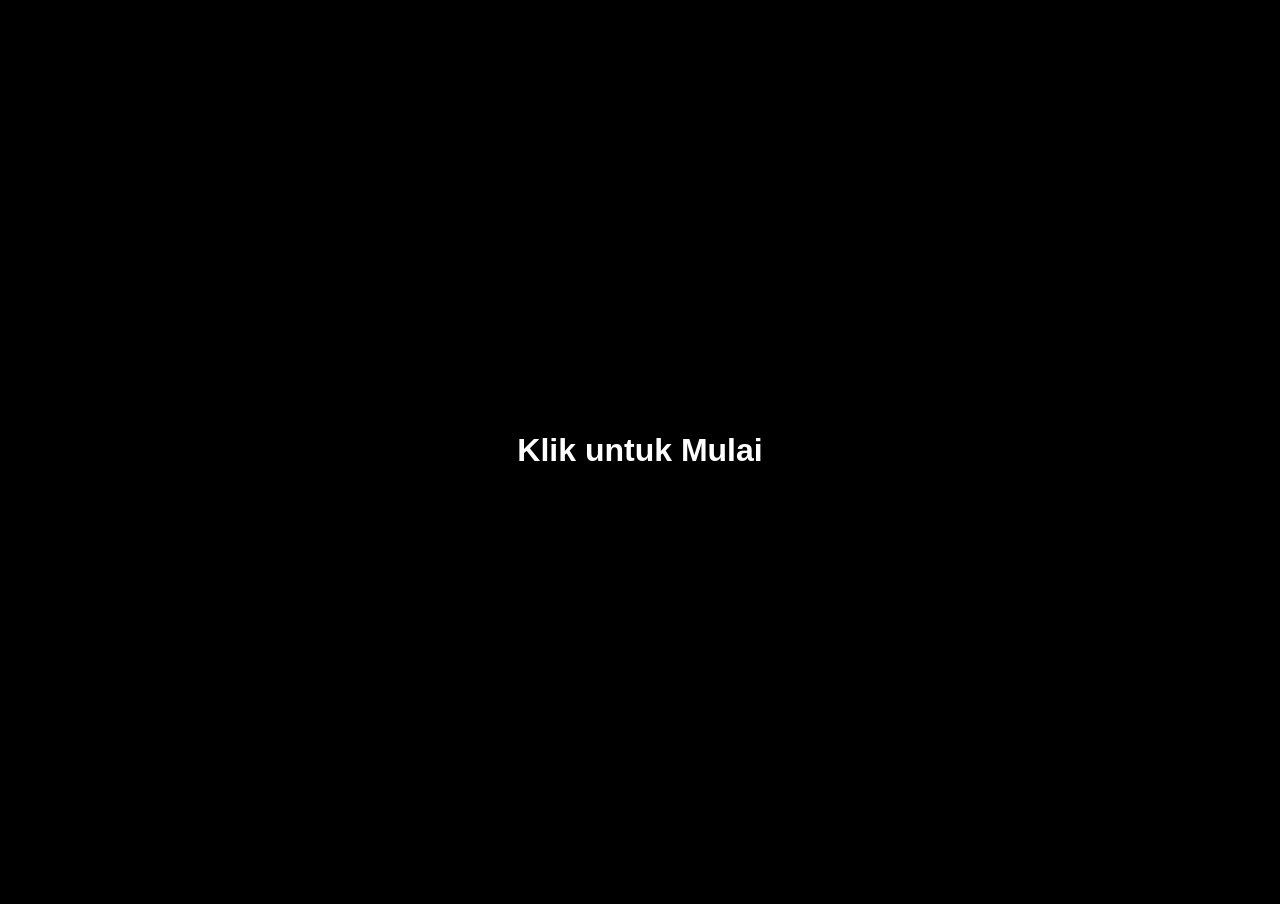
<file: index.html>
<!DOCTYPE html>
<html lang="id">
<head>
    <meta charset="UTF-8">
    <title>For You</title>
    <style>
        body, html {
            margin: 0;
            padding: 0;
            height: 100%;
            width: 100%;
            overflow: hidden;
            background-color: black;
        }
        iframe {
            border: none;
            width: 100%;
            height: 100%;
        }
        #overlay {
            position: fixed;
            top: 0; left: 0; width: 100%; height: 100%;
            background: black;
            display: flex;
            justify-content: center;
            align-items: center;
            z-index: 9999;
            color: white;
            cursor: pointer;
            font-family: sans-serif;
        }
    </style>
</head>
<body>

    <div id="overlay" onclick="startEverything()">
        <h1>Klik untuk Mulai</h1>
    </div>

    <audio id="myAudio" loop>
        <source src="musik.mp3" type="audio/mpeg">
    </audio>

    <iframe src="pembuka.html" id="kontenHalaman"></iframe>

    <script>
        function startEverything() {
            document.getElementById('myAudio').play();
            document.getElementById('overlay').style.display = 'none';
        }
    </script>

</body>
</html>
</file>
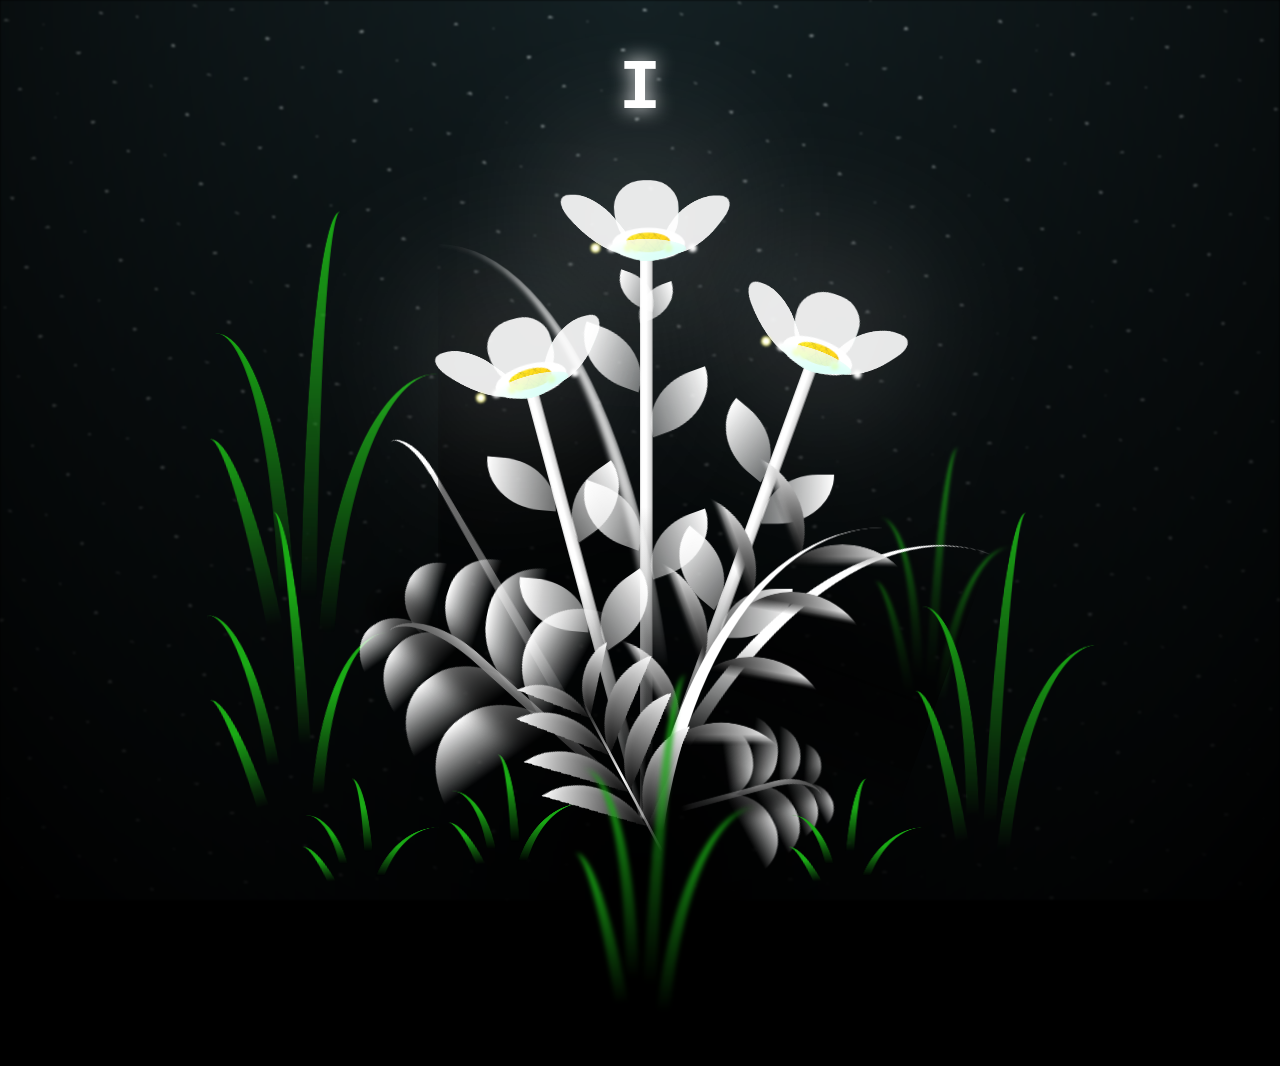
<file: flower.html>
<!DOCTYPE html>
<html lang="en">

<head>
  <meta charset="UTF-8">
  <meta http-equiv="X-UA-Compatible" content="IE=edge">
  <meta name="viewport" content="width=device-width, initial-scale=1.0">
  <link rel="shortcut icon" href="images/gift.png" type="image/x-icon">
  <link rel="stylesheet" href="css/style.css">

  <!-- Document Title -->
  <title>FLOWERS</title>
</head>

<body class="not-loaded">
  <!-- Background -->
  <div class="night"></div>

  <!-- Flower -->
  <div class="flowers">
    <div class="flower flower--1">
      <div class="flower__leafs flower__leafs--1">
        <div class="flower__leaf flower__leaf--1"></div>
        <div class="flower__leaf flower__leaf--2"></div>
        <div class="flower__leaf flower__leaf--3"></div>
        <div class="flower__leaf flower__leaf--4"></div>
        <div class="flower__white-circle"></div>

        <div class="flower__light flower__light--1"></div>
        <div class="flower__light flower__light--2"></div>
        <div class="flower__light flower__light--3"></div>
        <div class="flower__light flower__light--4"></div>
        <div class="flower__light flower__light--5"></div>
        <div class="flower__light flower__light--6"></div>
        <div class="flower__light flower__light--7"></div>
        <div class="flower__light flower__light--8"></div>

      </div>
      <div class="flower__line">
        <div class="flower__line__leaf flower__line__leaf--1"></div>
        <div class="flower__line__leaf flower__line__leaf--2"></div>
        <div class="flower__line__leaf flower__line__leaf--3"></div>
        <div class="flower__line__leaf flower__line__leaf--4"></div>
        <div class="flower__line__leaf flower__line__leaf--5"></div>
        <div class="flower__line__leaf flower__line__leaf--6"></div>
      </div>
    </div>

    <div class="flower flower--2">
      <div class="flower__leafs flower__leafs--2">
        <div class="flower__leaf flower__leaf--1"></div>
        <div class="flower__leaf flower__leaf--2"></div>
        <div class="flower__leaf flower__leaf--3"></div>
        <div class="flower__leaf flower__leaf--4"></div>
        <div class="flower__white-circle"></div>

        <div class="flower__light flower__light--1"></div>
        <div class="flower__light flower__light--2"></div>
        <div class="flower__light flower__light--3"></div>
        <div class="flower__light flower__light--4"></div>
        <div class="flower__light flower__light--5"></div>
        <div class="flower__light flower__light--6"></div>
        <div class="flower__light flower__light--7"></div>
        <div class="flower__light flower__light--8"></div>

      </div>
      <div class="flower__line">
        <div class="flower__line__leaf flower__line__leaf--1"></div>
        <div class="flower__line__leaf flower__line__leaf--2"></div>
        <div class="flower__line__leaf flower__line__leaf--3"></div>
        <div class="flower__line__leaf flower__line__leaf--4"></div>
      </div>
    </div>

    <div class="flower flower--3">
      <div class="flower__leafs flower__leafs--3">
        <div class="flower__leaf flower__leaf--1"></div>
        <div class="flower__leaf flower__leaf--2"></div>
        <div class="flower__leaf flower__leaf--3"></div>
        <div class="flower__leaf flower__leaf--4"></div>
        <div class="flower__white-circle"></div>

        <div class="flower__light flower__light--1"></div>
        <div class="flower__light flower__light--2"></div>
        <div class="flower__light flower__light--3"></div>
        <div class="flower__light flower__light--4"></div>
        <div class="flower__light flower__light--5"></div>
        <div class="flower__light flower__light--6"></div>
        <div class="flower__light flower__light--7"></div>
        <div class="flower__light flower__light--8"></div>

      </div>
      <div class="flower__line">
        <div class="flower__line__leaf flower__line__leaf--1"></div>
        <div class="flower__line__leaf flower__line__leaf--2"></div>
        <div class="flower__line__leaf flower__line__leaf--3"></div>
        <div class="flower__line__leaf flower__line__leaf--4"></div>
      </div>
    </div>

    <div class="grow-ans" style="--d:1.2s">
      <div class="flower__g-long">
        <div class="flower__g-long__top"></div>
        <div class="flower__g-long__bottom"></div>
      </div>
    </div>

    <div class="growing-grass">
      <div class="flower__grass flower__grass--1">
        <div class="flower__grass--top"></div>
        <div class="flower__grass--bottom"></div>
        <div class="flower__grass__leaf flower__grass__leaf--1"></div>
        <div class="flower__grass__leaf flower__grass__leaf--2"></div>
        <div class="flower__grass__leaf flower__grass__leaf--3"></div>
        <div class="flower__grass__leaf flower__grass__leaf--4"></div>
        <div class="flower__grass__leaf flower__grass__leaf--5"></div>
        <div class="flower__grass__leaf flower__grass__leaf--6"></div>
        <div class="flower__grass__leaf flower__grass__leaf--7"></div>
        <div class="flower__grass__leaf flower__grass__leaf--8"></div>
        <div class="flower__grass__overlay"></div>
      </div>
    </div>

    <div class="growing-grass">
      <div class="flower__grass flower__grass--2">
        <div class="flower__grass--top"></div>
        <div class="flower__grass--bottom"></div>
        <div class="flower__grass__leaf flower__grass__leaf--1"></div>
        <div class="flower__grass__leaf flower__grass__leaf--2"></div>
        <div class="flower__grass__leaf flower__grass__leaf--3"></div>
        <div class="flower__grass__leaf flower__grass__leaf--4"></div>
        <div class="flower__grass__leaf flower__grass__leaf--5"></div>
        <div class="flower__grass__leaf flower__grass__leaf--6"></div>
        <div class="flower__grass__leaf flower__grass__leaf--7"></div>
        <div class="flower__grass__leaf flower__grass__leaf--8"></div>
        <div class="flower__grass__overlay"></div>
      </div>
    </div>

    <div class="grow-ans" style="--d:2.4s">
      <div class="flower__g-right flower__g-right--1">
        <div class="leaf"></div>
      </div>
    </div>

    <div class="grow-ans" style="--d:2.8s">
      <div class="flower__g-right flower__g-right--2">
        <div class="leaf"></div>
      </div>
    </div>

    <div class="grow-ans" style="--d:2.8s">
      <div class="flower__g-front">
        <div class="flower__g-front__leaf-wrapper flower__g-front__leaf-wrapper--1">
          <div class="flower__g-front__leaf"></div>
        </div>
        <div class="flower__g-front__leaf-wrapper flower__g-front__leaf-wrapper--2">
          <div class="flower__g-front__leaf"></div>
        </div>
        <div class="flower__g-front__leaf-wrapper flower__g-front__leaf-wrapper--3">
          <div class="flower__g-front__leaf"></div>
        </div>
        <div class="flower__g-front__leaf-wrapper flower__g-front__leaf-wrapper--4">
          <div class="flower__g-front__leaf"></div>
        </div>
        <div class="flower__g-front__leaf-wrapper flower__g-front__leaf-wrapper--5">
          <div class="flower__g-front__leaf"></div>
        </div>
        <div class="flower__g-front__leaf-wrapper flower__g-front__leaf-wrapper--6">
          <div class="flower__g-front__leaf"></div>
        </div>
        <div class="flower__g-front__leaf-wrapper flower__g-front__leaf-wrapper--7">
          <div class="flower__g-front__leaf"></div>
        </div>
        <div class="flower__g-front__leaf-wrapper flower__g-front__leaf-wrapper--8">
          <div class="flower__g-front__leaf"></div>
        </div>
        <div class="flower__g-front__line"></div>
      </div>
    </div>

    <div class="grow-ans" style="--d:3.2s">
      <div class="flower__g-fr">
        <div class="leaf"></div>
        <div class="flower__g-fr__leaf flower__g-fr__leaf--1"></div>
        <div class="flower__g-fr__leaf flower__g-fr__leaf--2"></div>
        <div class="flower__g-fr__leaf flower__g-fr__leaf--3"></div>
        <div class="flower__g-fr__leaf flower__g-fr__leaf--4"></div>
        <div class="flower__g-fr__leaf flower__g-fr__leaf--5"></div>
        <div class="flower__g-fr__leaf flower__g-fr__leaf--6"></div>
        <div class="flower__g-fr__leaf flower__g-fr__leaf--7"></div>
        <div class="flower__g-fr__leaf flower__g-fr__leaf--8"></div>
      </div>
    </div>

    <div class="long-g long-g--0">
      <div class="grow-ans" style="--d:3s">
        <div class="leaf leaf--0"></div>
      </div>
      <div class="grow-ans" style="--d:2.2s">
        <div class="leaf leaf--1"></div>
      </div>
      <div class="grow-ans" style="--d:3.4s">
        <div class="leaf leaf--2"></div>
      </div>
      <div class="grow-ans" style="--d:3.6s">
        <div class="leaf leaf--3"></div>
      </div>
    </div>

    <div class="long-g long-g--1">
      <div class="grow-ans" style="--d:3.6s">
        <div class="leaf leaf--0"></div>
      </div>
      <div class="grow-ans" style="--d:3.8s">
        <div class="leaf leaf--1"></div>
      </div>
      <div class="grow-ans" style="--d:4s">
        <div class="leaf leaf--2"></div>
      </div>
      <div class="grow-ans" style="--d:4.2s">
        <div class="leaf leaf--3"></div>
      </div>
    </div>

    <div class="long-g long-g--2">
      <div class="grow-ans" style="--d:4s">
        <div class="leaf leaf--0"></div>
      </div>
      <div class="grow-ans" style="--d:4.2s">
        <div class="leaf leaf--1"></div>
      </div>
      <div class="grow-ans" style="--d:4.4s">
        <div class="leaf leaf--2"></div>
      </div>
      <div class="grow-ans" style="--d:4.6s">
        <div class="leaf leaf--3"></div>
      </div>
    </div>

    <div class="long-g long-g--3">
      <div class="grow-ans" style="--d:4s">
        <div class="leaf leaf--0"></div>
      </div>
      <div class="grow-ans" style="--d:4.2s">
        <div class="leaf leaf--1"></div>
      </div>
      <div class="grow-ans" style="--d:3s">
        <div class="leaf leaf--2"></div>
      </div>
      <div class="grow-ans" style="--d:3.6s">
        <div class="leaf leaf--3"></div>
      </div>
    </div>

    <div class="long-g long-g--4">
      <div class="grow-ans" style="--d:4s">
        <div class="leaf leaf--0"></div>
      </div>
      <div class="grow-ans" style="--d:4.2s">
        <div class="leaf leaf--1"></div>
      </div>
      <div class="grow-ans" style="--d:3s">
        <div class="leaf leaf--2"></div>
      </div>
      <div class="grow-ans" style="--d:3.6s">
        <div class="leaf leaf--3"></div>
      </div>
    </div>

    <div class="long-g long-g--5">
      <div class="grow-ans" style="--d:4s">
        <div class="leaf leaf--0"></div>
      </div>
      <div class="grow-ans" style="--d:4.2s">
        <div class="leaf leaf--1"></div>
      </div>
      <div class="grow-ans" style="--d:3s">
        <div class="leaf leaf--2"></div>
      </div>
      <div class="grow-ans" style="--d:3.6s">
        <div class="leaf leaf--3"></div>
      </div>
    </div>

    <div class="long-g long-g--6">
      <div class="grow-ans" style="--d:4.2s">
        <div class="leaf leaf--0"></div>
      </div>
      <div class="grow-ans" style="--d:4.4s">
        <div class="leaf leaf--1"></div>
      </div>
      <div class="grow-ans" style="--d:4.6s">
        <div class="leaf leaf--2"></div>
      </div>
      <div class="grow-ans" style="--d:4.8s">
        <div class="leaf leaf--3"></div>
      </div>
    </div>

    <div class="long-g long-g--7">
      <div class="grow-ans" style="--d:3s">
        <div class="leaf leaf--0"></div>
      </div>
      <div class="grow-ans" style="--d:3.2s">
        <div class="leaf leaf--1"></div>
      </div>
      <div class="grow-ans" style="--d:3.5s">
        <div class="leaf leaf--2"></div>
      </div>
      <div class="grow-ans" style="--d:3.6s">
        <div class="leaf leaf--3"></div>
      </div>
    </div>
  </div>

  <!-- Title -->
  <h1 class="title"><span id="title"></span></h1>
</body>

</html>

<!-- Import Javascript -->
<script src="js/main.js"></script>
</file>
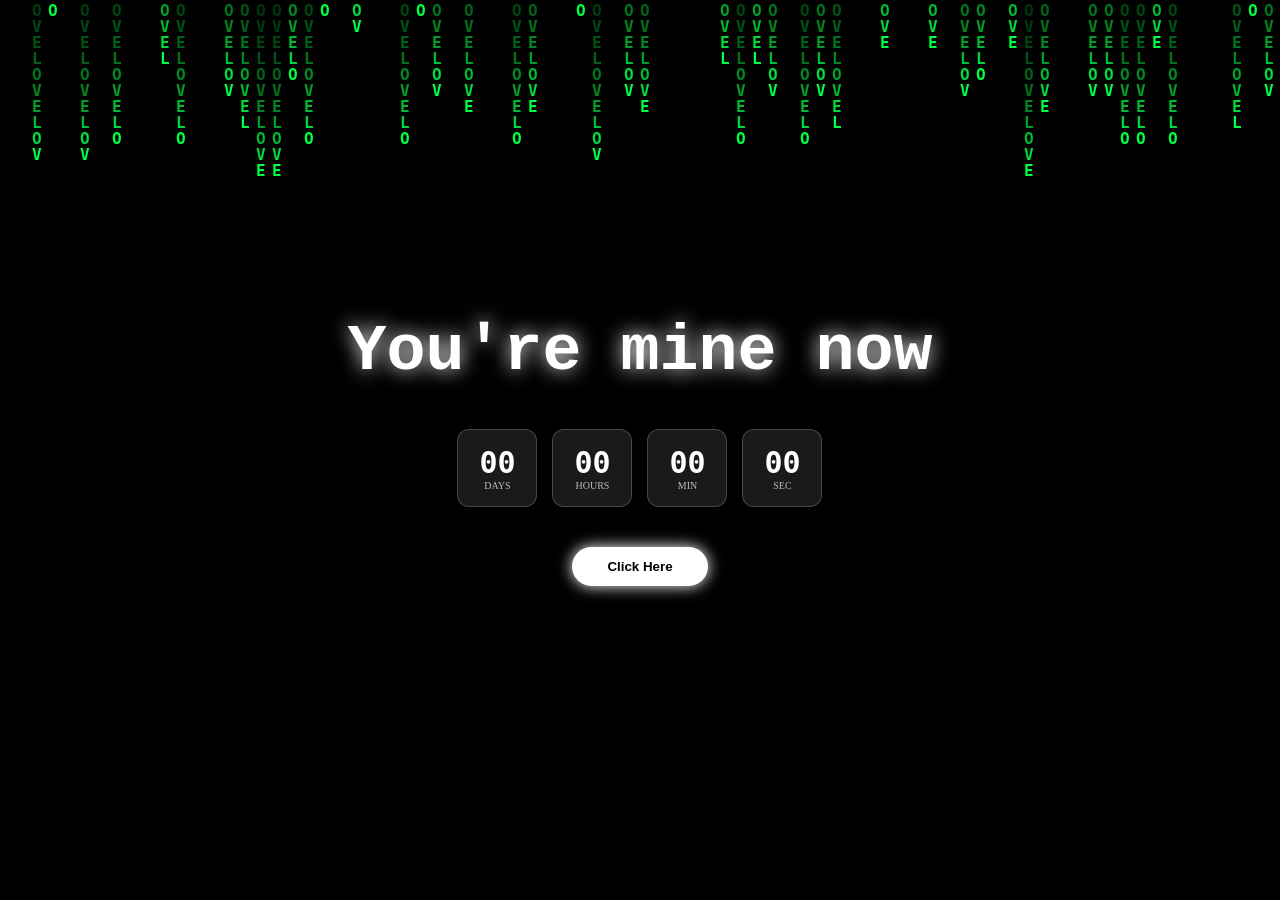
<file: love.html>
<!DOCTYPE html>
<html lang="id">
<head>
    <meta charset="UTF-8">
    <meta name="viewport" content="width=device-width, initial-scale=1.0">
    <title>You Are Mine</title>
    <link rel="stylesheet" href="love.css">
</head>
<body>
    <canvas id="matrixCanvas"></canvas>
    
    <div class="main-wrapper">
        <div class="container">
            <h1 class="glow-text">You're mine now</h1>
            <div id="timer" class="timer-container">
                <div class="time-box"><span id="days">00</span><label>Days</label></div>
                <div class="time-box"><span id="hours">00</span><label>Hours</label></div>
                <div class="time-box"><span id="minutes">00</span><label>Min</label></div>
                <div class="time-box"><span id="seconds">00</span><label>Sec</label></div>
            </div>
            <button class="click-here" onclick="location.href='flower.html'">Click Here</button>
        </div>
    </div>

    <script src="matrix.js"></script>
    <script>
        function startTimer() {
            let start = localStorage.getItem('anniversaryDate');
            if (!start) {
                start = new Date().getTime();
                localStorage.setItem('anniversaryDate', start);
            }

            const startTime = parseInt(start);

            function update() {
                const now = new Date().getTime();
                const diff = now - startTime;

                const d = Math.floor(diff / (1000 * 60 * 60 * 24));
                const h = Math.floor((diff % (1000 * 60 * 60 * 24)) / (1000 * 60 * 60));
                const m = Math.floor((diff % (1000 * 60 * 60)) / (1000 * 60));
                const s = Math.floor((diff % (1000 * 60)) / 1000);

                document.getElementById('days').innerText = String(d).padStart(2, '0');
                document.getElementById('hours').innerText = String(h).padStart(2, '0');
                document.getElementById('minutes').innerText = String(m).padStart(2, '0');
                document.getElementById('seconds').innerText = String(s).padStart(2, '0');
            }

            setInterval(update, 1000);
            update(); // Jalankan sekali di awal
        }
        window.onload = startTimer;
    </script>
</body>
</html>
</file>
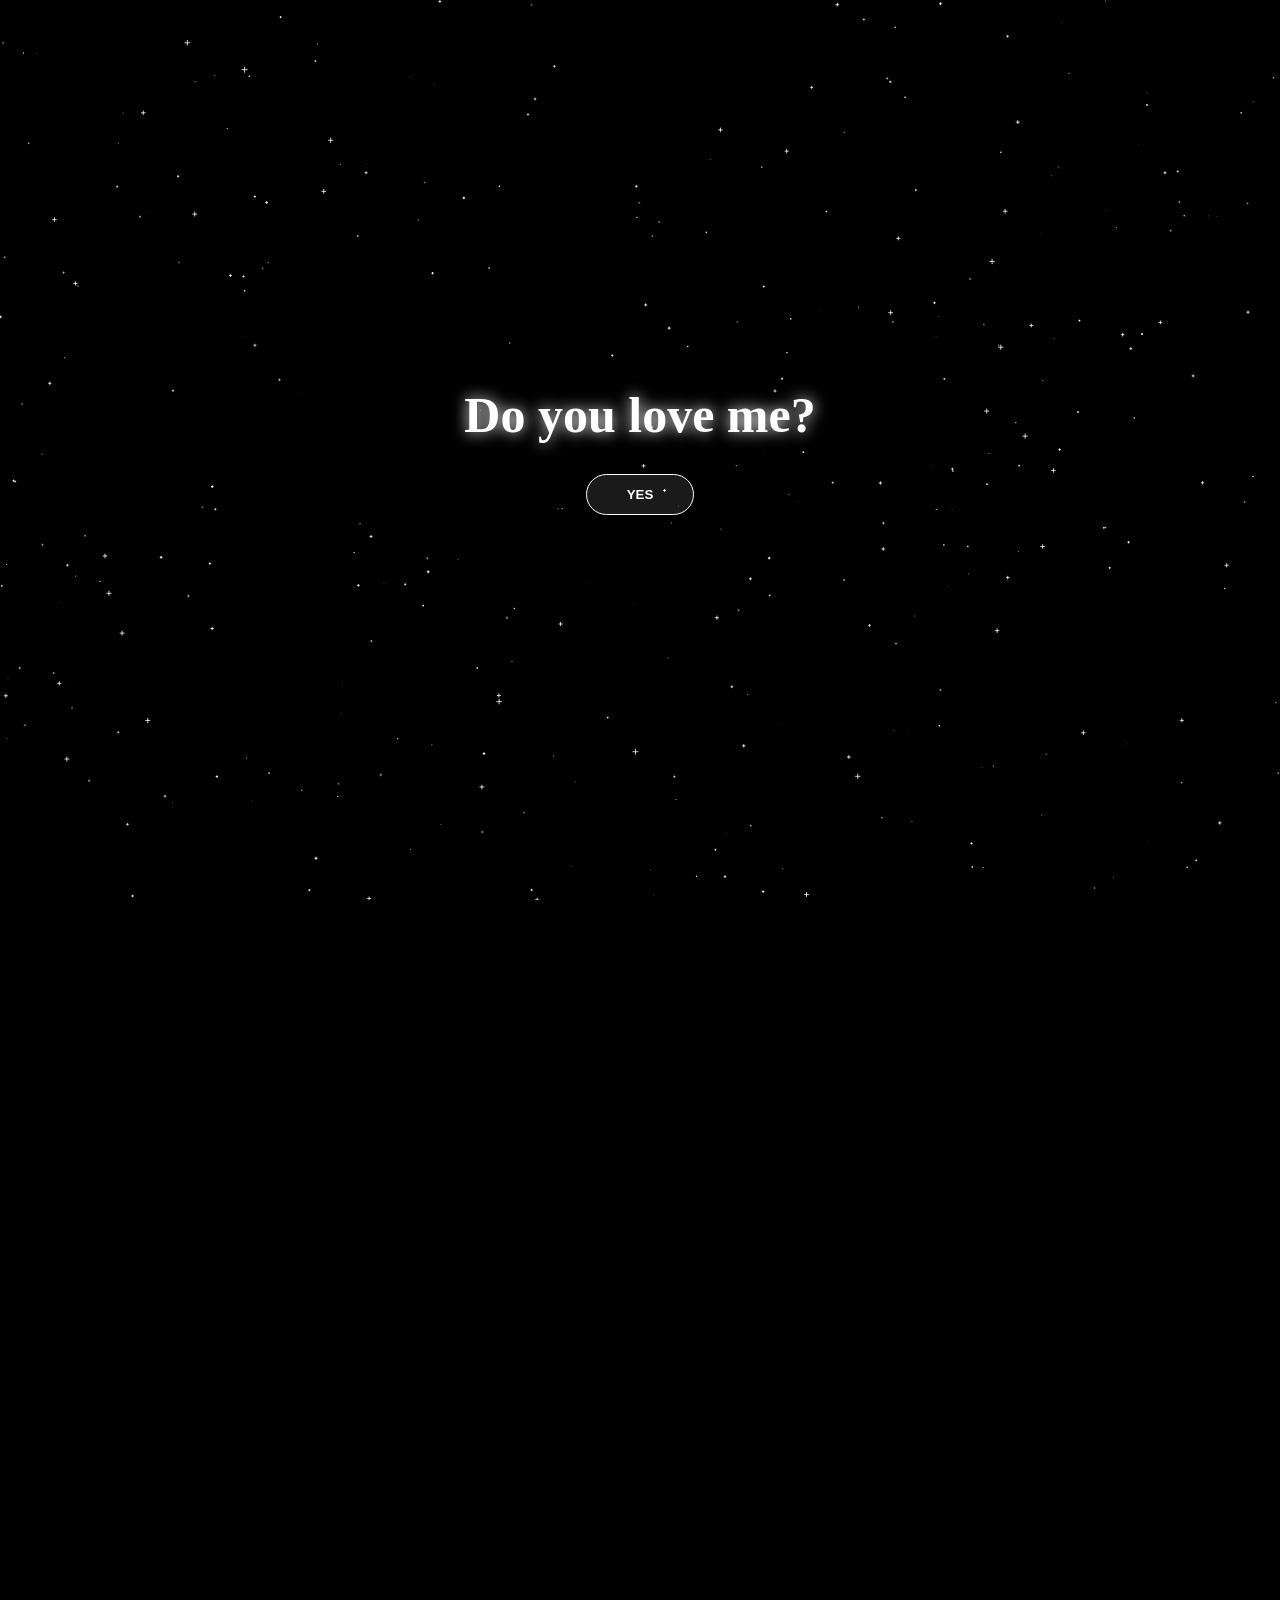
<file: pembuka.html>
<!DOCTYPE html>
<html lang="id">
<head>
    <meta charset="UTF-8">
    <meta name="viewport" content="width=device-width, initial-scale=1.0">
    <title>For You</title>
    <link rel="stylesheet" href="style.css">
</head>
<body>
    <canvas id="starCanvas"></canvas>

    <div class="scroll-container">
        <section class="screen">
            <h1 class="glow-text">Do you love me?</h1>
            <div class="btn-group">
                <button id="startBtn" class="decision-btn">YES</button>
            </div>
        </section>

        <section class="screen">
            <h1 class="glow-text">Will you be my girlfriend?</h1>
            <div class="btn-group">
                <button id="yesBtn" class="decision-btn">YES</button>
                <button id="noBtn" class="decision-btn">NO</button>
            </div>
        </section>
    </div>

    <script src="script.js"></script>
</body>
</html>
</file>
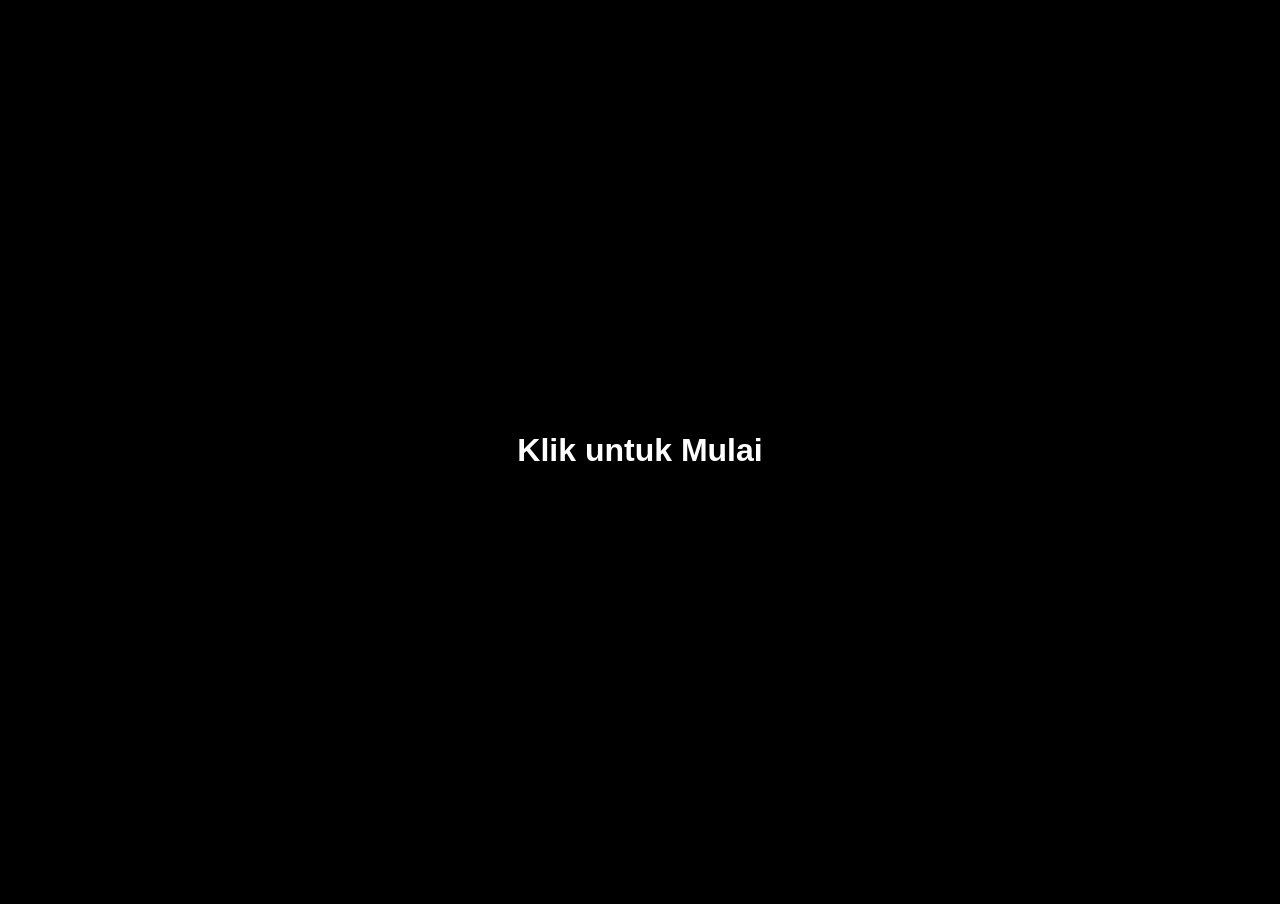
<file: utama.html>
<!DOCTYPE html>
<html lang="id">
<head>
    <meta charset="UTF-8">
    <title>For You</title>
    <style>
        body, html {
            margin: 0;
            padding: 0;
            height: 100%;
            width: 100%;
            overflow: hidden;
            background-color: black;
        }
        iframe {
            border: none;
            width: 100%;
            height: 100%;
        }
        #overlay {
            position: fixed;
            top: 0; left: 0; width: 100%; height: 100%;
            background: black;
            display: flex;
            justify-content: center;
            align-items: center;
            z-index: 9999;
            color: white;
            cursor: pointer;
            font-family: sans-serif;
        }
    </style>
</head>
<body>

    <div id="overlay" onclick="startEverything()">
        <h1>Klik untuk Mulai</h1>
    </div>

    <audio id="myAudio" loop>
        <source src="musik.mp3" type="audio/mpeg">
    </audio>

    <iframe src="index.html" id="kontenHalaman"></iframe>

    <script>
        function startEverything() {
            document.getElementById('myAudio').play();
            document.getElementById('overlay').style.display = 'none';
        }
    </script>

</body>
</html>
</file>
<file: css/style.css>
*,
*::after,
*::before {
  padding: 0;
  margin: 0;
  box-sizing: border-box;
}

:root {
  --dark-color: #000;
}

.title {
  position: absolute;
  width: 100%;
  text-align: center;
  margin-top: 50px;
  top: 0;
  left: 0;
  color: white;
  font-family: 'Courier New', Courier, monospace;
  font-size: 70px;
  text-shadow: 0px 0px 20px white;
}

body {
  display: flex;
  align-items: flex-end;
  justify-content: center;
  min-height: 100vh;
  background-color: var(--dark-color);
  overflow: hidden;
  perspective: 1000px;
}

.night {
  position: fixed;
  left: 50%;
  top: 0;
  transform: translateX(-50%);
  width: 100%;
  height: 100%;
  filter: blur(0.1vmin);
  background-image: radial-gradient(ellipse at top, transparent 0%, var(--dark-color)), radial-gradient(ellipse at bottom, var(--dark-color), rgba(145, 233, 255, 0.2)), repeating-linear-gradient(220deg, rgb(0, 0, 0) 0px, rgb(0, 0, 0) 19px, transparent 19px, transparent 22px), repeating-linear-gradient(189deg, rgb(0, 0, 0) 0px, rgb(0, 0, 0) 19px, transparent 19px, transparent 22px), repeating-linear-gradient(148deg, rgb(0, 0, 0) 0px, rgb(0, 0, 0) 19px, transparent 19px, transparent 22px), linear-gradient(90deg, rgb(255, 255, 250), rgb(240, 240, 240));
}

.flowers {
  position: relative;
  transform: scale(0.9);
}

.flower {
  position: absolute;
  bottom: 10vmin;
  transform-origin: bottom center;
  z-index: 10;
  --fl-speed: 0.8s;
}

.flower--1 {
  animation: moving-flower-1 4s linear infinite;
}

.flower--1 .flower__line {
  height: 70vmin;
  animation-delay: 0.3s;
}

.flower--1 .flower__line__leaf--1 {
  animation: blooming-leaf-right var(--fl-speed) 1.6s backwards;
}

.flower--1 .flower__line__leaf--2 {
  animation: blooming-leaf-right var(--fl-speed) 1.4s backwards;
}

.flower--1 .flower__line__leaf--3 {
  animation: blooming-leaf-left var(--fl-speed) 1.2s backwards;
}

.flower--1 .flower__line__leaf--4 {
  animation: blooming-leaf-left var(--fl-speed) 1s backwards;
}

.flower--1 .flower__line__leaf--5 {
  animation: blooming-leaf-right var(--fl-speed) 1.8s backwards;
}

.flower--1 .flower__line__leaf--6 {
  animation: blooming-leaf-left var(--fl-speed) 2s backwards;
}

.flower--2 {
  left: 50%;
  transform: rotate(20deg);
  animation: moving-flower-2 4s linear infinite;
}

.flower--2 .flower__line {
  height: 60vmin;
  animation-delay: 0.6s;
}

.flower--2 .flower__line__leaf--1 {
  animation: blooming-leaf-right var(--fl-speed) 1.9s backwards;
}

.flower--2 .flower__line__leaf--2 {
  animation: blooming-leaf-right var(--fl-speed) 1.7s backwards;
}

.flower--2 .flower__line__leaf--3 {
  animation: blooming-leaf-left var(--fl-speed) 1.5s backwards;
}

.flower--2 .flower__line__leaf--4 {
  animation: blooming-leaf-left var(--fl-speed) 1.3s backwards;
}

.flower--3 {
  left: 50%;
  transform: rotate(-15deg);
  animation: moving-flower-3 4s linear infinite;
}

.flower--3 .flower__line {
  animation-delay: 0.9s;
}

.flower--3 .flower__line__leaf--1 {
  animation: blooming-leaf-right var(--fl-speed) 2.5s backwards;
}

.flower--3 .flower__line__leaf--2 {
  animation: blooming-leaf-right var(--fl-speed) 2.3s backwards;
}

.flower--3 .flower__line__leaf--3 {
  animation: blooming-leaf-left var(--fl-speed) 2.1s backwards;
}

.flower--3 .flower__line__leaf--4 {
  animation: blooming-leaf-left var(--fl-speed) 1.9s backwards;
}

.flower__leafs {
  position: relative;
  animation: blooming-flower 2s backwards;
}

.flower__leafs--1 {
  animation-delay: 1.1s;
}

.flower__leafs--2 {
  animation-delay: 1.4s;
}

.flower__leafs--3 {
  animation-delay: 1.7s;
}

.flower__leafs::after {
  content: "";
  position: absolute;
  left: 0;
  top: 0;
  transform: translate(-50%, -100%);
  width: 8vmin;
  height: 8vmin;
  background-color: #fff;
  filter: blur(10vmin);
}

.flower__leaf {
  position: absolute;
  bottom: 0;
  left: 50%;
  width: 8vmin;
  height: 11vmin;
  border-radius: 51% 49% 47% 53%/44% 45% 55% 69%;
  background-color: #a7ffee;
  background-image: linear-gradient(to top, #fff, #fff);
  transform-origin: bottom center;
  opacity: 0.9;
  box-shadow: inset 0 0 2vmin rgba(255, 255, 255, 0.5);
}

.flower__leaf--1 {
  transform: translate(-10%, 1%) rotateY(40deg) rotateX(-50deg);
}

.flower__leaf--2 {
  transform: translate(-50%, -4%) rotateX(40deg);
}

.flower__leaf--3 {
  transform: translate(-90%, 0%) rotateY(45deg) rotateX(50deg);
}

.flower__leaf--4 {
  width: 8vmin;
  height: 8vmin;
  transform-origin: bottom left;
  border-radius: 4vmin 10vmin 4vmin 4vmin;
  transform: translate(0%, 18%) rotateX(70deg) rotate(-43deg);
  background-image: linear-gradient(to top, rgba(255, 2555, 255, 0.4), #fff);
  z-index: 1;
  opacity: 0.8;
  -webkit-transform: translate(0%, 18%) rotateX(70deg) rotate(-43deg);
  -moz-transform: translate(0%, 18%) rotateX(70deg) rotate(-43deg);
  -ms-transform: translate(0%, 18%) rotateX(70deg) rotate(-43deg);
  -o-transform: translate(0%, 18%) rotateX(70deg) rotate(-43deg);
}

.flower__white-circle {
  position: absolute;
  left: -3.5vmin;
  top: -3vmin;
  width: 9vmin;
  height: 4vmin;
  border-radius: 50%;
  background-color: #fff;
}

.flower__white-circle::after {
  content: "";
  position: absolute;
  left: 50%;
  top: 45%;
  transform: translate(-50%, -50%);
  width: 60%;
  height: 60%;
  border-radius: inherit;
  background-image: repeating-linear-gradient(135deg, rgba(0, 0, 0, 0.03) 0px, rgba(0, 0, 0, 0.03) 1px, transparent 1px, transparent 12px), repeating-linear-gradient(45deg, rgba(0, 0, 0, 0.03) 0px, rgba(0, 0, 0, 0.03) 1px, transparent 1px, transparent 12px), repeating-linear-gradient(67.5deg, rgba(0, 0, 0, 0.03) 0px, rgba(0, 0, 0, 0.03) 1px, transparent 1px, transparent 12px), repeating-linear-gradient(135deg, rgba(0, 0, 0, 0.03) 0px, rgba(0, 0, 0, 0.03) 1px, transparent 1px, transparent 12px), repeating-linear-gradient(45deg, rgba(0, 0, 0, 0.03) 0px, rgba(0, 0, 0, 0.03) 1px, transparent 1px, transparent 12px), repeating-linear-gradient(112.5deg, rgba(0, 0, 0, 0.03) 0px, rgba(0, 0, 0, 0.03) 1px, transparent 1px, transparent 12px), repeating-linear-gradient(112.5deg, rgba(0, 0, 0, 0.03) 0px, rgba(0, 0, 0, 0.03) 1px, transparent 1px, transparent 12px), repeating-linear-gradient(45deg, rgba(0, 0, 0, 0.03) 0px, rgba(0, 0, 0, 0.03) 1px, transparent 1px, transparent 12px), repeating-linear-gradient(22.5deg, rgba(0, 0, 0, 0.03) 0px, rgba(0, 0, 0, 0.03) 1px, transparent 1px, transparent 12px), repeating-linear-gradient(45deg, rgba(0, 0, 0, 0.03) 0px, rgba(0, 0, 0, 0.03) 1px, transparent 1px, transparent 12px), repeating-linear-gradient(22.5deg, rgba(0, 0, 0, 0.03) 0px, rgba(0, 0, 0, 0.03) 1px, transparent 1px, transparent 12px), repeating-linear-gradient(135deg, rgba(0, 0, 0, 0.03) 0px, rgba(0, 0, 0, 0.03) 1px, transparent 1px, transparent 12px), repeating-linear-gradient(157.5deg, rgba(0, 0, 0, 0.03) 0px, rgba(0, 0, 0, 0.03) 1px, transparent 1px, transparent 12px), repeating-linear-gradient(67.5deg, rgba(0, 0, 0, 0.03) 0px, rgba(0, 0, 0, 0.03) 1px, transparent 1px, transparent 12px), repeating-linear-gradient(67.5deg, rgba(0, 0, 0, 0.03) 0px, rgba(0, 0, 0, 0.03) 1px, transparent 1px, transparent 12px), linear-gradient(90deg, rgb(255, 235, 18), rgb(255, 206, 0));
}

.flower__line {
  height: 55vmin;
  width: 1.5vmin;
  background-image: linear-gradient(to left, rgba(0, 0, 0, 0.2), transparent, rgba(255, 255, 255, 0.2)), linear-gradient(to top, transparent 10%, #fff, #fff);
  box-shadow: inset 0 0 2px rgba(0, 0, 0, 0.5);
  animation: grow-flower-tree 4s backwards;
}

.flower__line__leaf {
  --w: 7vmin;
  --h: calc(var(--w) + 2vmin);
  position: absolute;
  top: 20%;
  left: 90%;
  width: var(--w);
  height: var(--h);
  border-top-right-radius: var(--h);
  border-bottom-left-radius: var(--h);
  background-image: linear-gradient(to top, rgba(255, 255, 255, 0.4), #fff);
}

.flower__line__leaf--1 {
  transform: rotate(70deg) rotateY(30deg);
}

.flower__line__leaf--2 {
  top: 45%;
  transform: rotate(70deg) rotateY(30deg);
}

.flower__line__leaf--3,
.flower__line__leaf--4,
.flower__line__leaf--6 {
  border-top-right-radius: 0;
  border-bottom-left-radius: 0;
  border-top-left-radius: var(--h);
  border-bottom-right-radius: var(--h);
  left: -460%;
  top: 12%;
  transform: rotate(-70deg) rotateY(30deg);
}

.flower__line__leaf--4 {
  top: 40%;
}

.flower__line__leaf--5 {
  top: 0;
  transform-origin: left;
  transform: rotate(70deg) rotateY(30deg) scale(0.6);
}

.flower__line__leaf--6 {
  top: -2%;
  left: -450%;
  transform-origin: right;
  transform: rotate(-70deg) rotateY(30deg) scale(0.6);
}

.flower__light {
  position: absolute;
  bottom: 0vmin;
  width: 1vmin;
  height: 1vmin;
  background-color: rgb(255, 251, 0);
  border-radius: 50%;
  filter: blur(0.2vmin);
  animation: light-ans 4s linear infinite backwards;
}

.flower__light:nth-child(odd) {
  background-color: #fff;
}

.flower__light--1 {
  left: -2vmin;
  animation-delay: 1s;
}

.flower__light--2 {
  left: 3vmin;
  animation-delay: 0.5s;
}

.flower__light--3 {
  left: -6vmin;
  animation-delay: 0.3s;
}

.flower__light--4 {
  left: 6vmin;
  animation-delay: 0.9s;
}

.flower__light--5 {
  left: -1vmin;
  animation-delay: 1.5s;
}

.flower__light--6 {
  left: -4vmin;
  animation-delay: 3s;
}

.flower__light--7 {
  left: 3vmin;
  animation-delay: 2s;
}

.flower__light--8 {
  left: -6vmin;
  animation-delay: 3.5s;
}

.flower__grass {
  --c: #fff;
  --line-w: 1.5vmin;
  position: absolute;
  bottom: 12vmin;
  left: -7vmin;
  display: flex;
  flex-direction: column;
  align-items: flex-end;
  z-index: 20;
  transform-origin: bottom center;
  transform: rotate(-48deg) rotateY(40deg);
}

.flower__grass--1 {
  animation: moving-grass 2s linear infinite;
}

.flower__grass--2 {
  left: 2vmin;
  bottom: 10vmin;
  transform: scale(0.5) rotate(75deg) rotateX(10deg) rotateY(-200deg);
  opacity: 0.8;
  z-index: 0;
  animation: moving-grass--2 1.5s linear infinite;
}

.flower__grass--top {
  width: 7vmin;
  height: 10vmin;
  border-top-right-radius: 100%;
  border-right: var(--line-w) solid var(--c);
  transform-origin: bottom center;
  transform: rotate(-2deg);
}

.flower__grass--bottom {
  margin-top: -2px;
  width: var(--line-w);
  height: 25vmin;
  background-image: linear-gradient(to top, transparent, var(--c));
}

.flower__grass__leaf {
  --size: 10vmin;
  position: absolute;
  width: calc(var(--size) * 2.1);
  height: var(--size);
  border-top-left-radius: var(--size);
  border-top-right-radius: var(--size);
  background-image: linear-gradient(to top, transparent, transparent 30%, var(--c));
  z-index: 100;
}

.flower__grass__leaf--1 {
  top: -6%;
  left: 30%;
  --size: 6vmin;
  transform: rotate(-20deg);
  animation: growing-grass-ans--1 2s 2.6s backwards;
}

@keyframes growing-grass-ans--1 {
  0% {
    transform-origin: bottom left;
    transform: rotate(-20deg) scale(0);
  }
}

.flower__grass__leaf--2 {
  top: -5%;
  left: -110%;
  --size: 6vmin;
  transform: rotate(10deg);
  animation: growing-grass-ans--2 2s 2.4s linear backwards;
}

@keyframes growing-grass-ans--2 {
  0% {
    transform-origin: bottom right;
    transform: rotate(10deg) scale(0);
  }
}

.flower__grass__leaf--3 {
  top: 5%;
  left: 60%;
  --size: 8vmin;
  transform: rotate(-18deg) rotateX(-20deg);
  animation: growing-grass-ans--3 2s 2.2s linear backwards;
}

@keyframes growing-grass-ans--3 {
  0% {
    transform-origin: bottom left;
    transform: rotate(-18deg) rotateX(-20deg) scale(0);
  }
}

.flower__grass__leaf--4 {
  top: 6%;
  left: -135%;
  --size: 8vmin;
  transform: rotate(2deg);
  animation: growing-grass-ans--4 2s 2s linear backwards;
}

@keyframes growing-grass-ans--4 {
  0% {
    transform-origin: bottom right;
    transform: rotate(2deg) scale(0);
  }
}

.flower__grass__leaf--5 {
  top: 20%;
  left: 60%;
  --size: 10vmin;
  transform: rotate(-24deg) rotateX(-20deg);
  animation: growing-grass-ans--5 2s 1.8s linear backwards;
}

@keyframes growing-grass-ans--5 {
  0% {
    transform-origin: bottom left;
    transform: rotate(-24deg) rotateX(-20deg) scale(0);
  }
}

.flower__grass__leaf--6 {
  top: 22%;
  left: -180%;
  --size: 10vmin;
  transform: rotate(10deg);
  animation: growing-grass-ans--6 2s 1.6s linear backwards;
}

@keyframes growing-grass-ans--6 {
  0% {
    transform-origin: bottom right;
    transform: rotate(10deg) scale(0);
  }
}

.flower__grass__leaf--7 {
  top: 39%;
  left: 70%;
  --size: 10vmin;
  transform: rotate(-10deg);
  animation: growing-grass-ans--7 2s 1.4s linear backwards;
}

@keyframes growing-grass-ans--7 {
  0% {
    transform-origin: bottom left;
    transform: rotate(-10deg) scale(0);
  }
}

.flower__grass__leaf--8 {
  top: 40%;
  left: -215%;
  --size: 11vmin;
  transform: rotate(10deg);
  animation: growing-grass-ans--8 2s 1.2s linear backwards;
}

@keyframes growing-grass-ans--8 {
  0% {
    transform-origin: bottom right;
    transform: rotate(10deg) scale(0);
  }
}

.flower__grass__overlay {
  position: absolute;
  top: -10%;
  right: 0%;
  width: 100%;
  height: 100%;
  background-color: rgba(0, 0, 0, 0.6);
  filter: blur(1.5vmin);
  z-index: 100;
}

.flower__g-long {
  --w: 2vmin;
  --h: 6vmin;
  --c: #fff;
  position: absolute;
  bottom: 10vmin;
  left: -3vmin;
  transform-origin: bottom center;
  transform: rotate(-30deg) rotateY(-20deg);
  display: flex;
  flex-direction: column;
  align-items: flex-end;
  animation: flower-g-long-ans 3s linear infinite;
}

@keyframes flower-g-long-ans {

  0%,
  100% {
    transform: rotate(-30deg) rotateY(-20deg);
  }

  50% {
    transform: rotate(-32deg) rotateY(-20deg);
  }
}

.flower__g-long__top {
  top: calc(var(--h) * -1);
  width: calc(var(--w) + 1vmin);
  height: var(--h);
  border-top-right-radius: 100%;
  border-right: 0.7vmin solid var(--c);
  transform: translate(-0.7vmin, 1vmin);
}

.flower__g-long__bottom {
  width: var(--w);
  height: 50vmin;
  transform-origin: bottom center;
  background-image: linear-gradient(to top, transparent 30%, var(--c));
  box-shadow: inset 0 0 2px rgba(0, 0, 0, 0.5);
  -webkit-clip-path: polygon(35% 0, 65% 1%, 100% 100%, 0% 100%);
  clip-path: polygon(35% 0, 65% 1%, 100% 100%, 0% 100%);
}

.flower__g-right {
  position: absolute;
  bottom: 6vmin;
  left: -2vmin;
  transform-origin: bottom left;
  transform: rotate(20deg);
}

.flower__g-right .leaf {
  width: 30vmin;
  height: 50vmin;
  border-top-left-radius: 100%;
  border-left: 2vmin solid #fff;
  background-image: linear-gradient(to bottom, transparent, var(--dark-color) 60%);
  -webkit-mask-image: linear-gradient(to top, transparent 30%, #fff 60%);
}

.flower__g-right--1 {
  animation: flower-g-right-ans 2.5s linear infinite;
}

.flower__g-right--2 {
  left: 5vmin;
  transform: rotateY(-180deg);
  animation: flower-g-right-ans--2 3s linear infinite;
}

.flower__g-right--2 .leaf {
  height: 75vmin;
  filter: blur(0.3vmin);
  opacity: 0.8;
}

@keyframes flower-g-right-ans {

  0%,
  100% {
    transform: rotate(20deg);
  }

  50% {
    transform: rotate(24deg) rotateX(-20deg);
  }
}

@keyframes flower-g-right-ans--2 {

  0%,
  100% {
    transform: rotateY(-180deg) rotate(0deg) rotateX(-20deg);
  }

  50% {
    transform: rotateY(-180deg) rotate(6deg) rotateX(-20deg);
  }
}

.flower__g-front {
  position: absolute;
  bottom: 6vmin;
  left: 2.5vmin;
  z-index: 100;
  transform-origin: bottom center;
  transform: rotate(-28deg) rotateY(30deg) scale(1.04);
  animation: flower__g-front-ans 2s linear infinite;
}

@keyframes flower__g-front-ans {

  0%,
  100% {
    transform: rotate(-28deg) rotateY(30deg) scale(1.04);
  }

  50% {
    transform: rotate(-35deg) rotateY(40deg) scale(1.04);
  }
}

.flower__g-front__line {
  width: 0.3vmin;
  height: 20vmin;
  background-image: linear-gradient(to top, transparent, #fff, transparent 100%);
  position: relative;
}

.flower__g-front__leaf-wrapper {
  position: absolute;
  top: 0;
  left: 0;
  transform-origin: bottom left;
  transform: rotate(10deg);
}

.flower__g-front__leaf-wrapper:nth-child(even) {
  left: 0vmin;
  transform: rotateY(-180deg) rotate(5deg);
  animation: flower__g-front__leaf-left-ans 1s ease-in backwards;
}

.flower__g-front__leaf-wrapper:nth-child(odd) {
  animation: flower__g-front__leaf-ans 1s ease-in backwards;
}

.flower__g-front__leaf-wrapper--1 {
  top: -8vmin;
  transform: scale(0.7);
  animation: flower__g-front__leaf-ans 1s 5.5s ease-in backwards !important;
}

.flower__g-front__leaf-wrapper--2 {
  top: -8vmin;
  transform: rotateY(-180deg) scale(0.7) !important;
  animation: flower__g-front__leaf-left-ans-2 1s 4.6s ease-in backwards !important;
}

.flower__g-front__leaf-wrapper--3 {
  top: -3vmin;
  animation: flower__g-front__leaf-ans 1s 4.6s ease-in backwards;
}

.flower__g-front__leaf-wrapper--4 {
  top: -3vmin;
  transform: rotateY(-180deg) scale(0.9) !important;
  animation: flower__g-front__leaf-left-ans-2 1s 4.6s ease-in backwards !important;
}

@keyframes flower__g-front__leaf-left-ans-2 {
  0% {
    transform: rotateY(-180deg) scale(0);
  }
}

.flower__g-front__leaf-wrapper--5,
.flower__g-front__leaf-wrapper--6 {
  top: 2vmin;
}

.flower__g-front__leaf-wrapper--7,
.flower__g-front__leaf-wrapper--8 {
  top: 6.5vmin;
}

.flower__g-front__leaf-wrapper--2 {
  animation-delay: 5.2s !important;
}

.flower__g-front__leaf-wrapper--3 {
  animation-delay: 4.9s !important;
}

.flower__g-front__leaf-wrapper--5 {
  animation-delay: 4.3s !important;
}

.flower__g-front__leaf-wrapper--6 {
  animation-delay: 4.1s !important;
}

.flower__g-front__leaf-wrapper--7 {
  animation-delay: 3.8s !important;
}

.flower__g-front__leaf-wrapper--8 {
  animation-delay: 3.5s !important;
}

@keyframes flower__g-front__leaf-ans {
  0% {
    transform: rotate(10deg) scale(0);
  }
}

@keyframes flower__g-front__leaf-left-ans {
  0% {
    transform: rotateY(-180deg) rotate(5deg) scale(0);
  }
}

.flower__g-front__leaf {
  width: 10vmin;
  height: 10vmin;
  border-radius: 100% 0% 0% 100%/100% 100% 0% 0%;
  box-shadow: inset 0 2px 1vmin hsla(0, 0%, 100%, 0.2);
  background-image: linear-gradient(to bottom left, transparent, var(--dark-color)), linear-gradient(to bottom right, #fff 50%, transparent 50%, transparent);
  -webkit-mask-image: linear-gradient(to bottom right, #fff 50%, transparent 50%, transparent);
  mask-image: linear-gradient(to bottom right, #fff 50%, transparent 50%, transparent);
}

.flower__g-fr {
  position: absolute;
  bottom: -4vmin;
  left: vmin;
  transform-origin: bottom left;
  z-index: 10;
  animation: flower__g-fr-ans 2s linear infinite;
}

@keyframes flower__g-fr-ans {

  0%,
  100% {
    transform: rotate(2deg);
  }

  50% {
    transform: rotate(4deg);
    -webkit-transform: rotate(4deg);
    -moz-transform: rotate(4deg);
    -ms-transform: rotate(4deg);
    -o-transform: rotate(4deg);
  }
}

.flower__g-fr .leaf {
  width: 30vmin;
  height: 50vmin;
  border-top-left-radius: 100%;
  border-left: 2vmin solid #fff;
  -webkit-mask-image: linear-gradient(to top, transparent 25%, #fff 50%);
  position: relative;
  z-index: 1;
}

.flower__g-fr__leaf {
  position: absolute;
  top: 0;
  left: 0;
  width: 10vmin;
  height: 10vmin;
  border-radius: 100% 0% 0% 100%/100% 100% 0% 0%;
  box-shadow: inset 0 2px 1vmin hsla(0, 0%, 100%, 0.2);
  background-image: linear-gradient(to bottom left, transparent, var(--dark-color) 98%), linear-gradient(to bottom right, #fff 45%, transparent 50%, transparent);
  -webkit-mask-image: linear-gradient(135deg, #fff 40%, transparent 50%, transparent);
}

.flower__g-fr__leaf--1 {
  left: 20vmin;
  transform: rotate(45deg);
  animation: flower__g-fr-leaft-ans-1 0.5s 5.2s linear backwards;
}

@keyframes flower__g-fr-leaft-ans-1 {
  0% {
    transform-origin: left;
    transform: rotate(45deg) scale(0);
  }
}

.flower__g-fr__leaf--2 {
  left: 12vmin;
  top: -7vmin;
  transform: rotate(25deg) rotateY(-180deg);
  animation: flower__g-fr-leaft-ans-6 0.5s 5s linear backwards;
}

.flower__g-fr__leaf--3 {
  left: 15vmin;
  top: 6vmin;
  transform: rotate(55deg);
  animation: flower__g-fr-leaft-ans-5 0.5s 4.8s linear backwards;
}

.flower__g-fr__leaf--4 {
  left: 6vmin;
  top: -2vmin;
  transform: rotate(25deg) rotateY(-180deg);
  animation: flower__g-fr-leaft-ans-6 0.5s 4.6s linear backwards;
}

.flower__g-fr__leaf--5 {
  left: 10vmin;
  top: 14vmin;
  transform: rotate(55deg);
  animation: flower__g-fr-leaft-ans-5 0.5s 4.4s linear backwards;
}

@keyframes flower__g-fr-leaft-ans-5 {
  0% {
    transform-origin: left;
    transform: rotate(55deg) scale(0);
  }
}

.flower__g-fr__leaf--6 {
  left: 0vmin;
  top: 6vmin;
  transform: rotate(25deg) rotateY(-180deg);
  animation: flower__g-fr-leaft-ans-6 0.5s 4.2s linear backwards;
}

@keyframes flower__g-fr-leaft-ans-6 {
  0% {
    transform-origin: right;
    transform: rotate(25deg) rotateY(-180deg) scale(0);
  }
}

.flower__g-fr__leaf--7 {
  left: 5vmin;
  top: 22vmin;
  transform: rotate(45deg);
  animation: flower__g-fr-leaft-ans-7 0.5s 4s linear backwards;
}

@keyframes flower__g-fr-leaft-ans-7 {
  0% {
    transform-origin: left;
    transform: rotate(45deg) scale(0);
  }
}

.flower__g-fr__leaf--8 {
  left: -4vmin;
  top: 15vmin;
  transform: rotate(15deg) rotateY(-180deg);
  animation: flower__g-fr-leaft-ans-8 0.5s 3.8s linear backwards;
}

@keyframes flower__g-fr-leaft-ans-8 {
  0% {
    transform-origin: right;
    transform: rotate(15deg) rotateY(-180deg) scale(0);
  }
}

.long-g {
  position: absolute;
  bottom: 25vmin;
  left: -42vmin;
  transform-origin: bottom left;
}

.long-g--1 {
  bottom: 0vmin;
  transform: scale(0.8) rotate(-5deg);
}

.long-g--1 .leaf {
  -webkit-mask-image: linear-gradient(to top, transparent 40%, #fff 80%) !important;
}

.long-g--1 .leaf--1 {
  --w: 5vmin;
  --h: 60vmin;
  left: -2vmin;
  transform: rotate(3deg) rotateY(-180deg);
}

.long-g--2,
.long-g--3 {
  bottom: -3vmin;
  left: -35vmin;
  transform-origin: center;
  transform: scale(0.6) rotateX(60deg);
}

.long-g--2 .leaf,
.long-g--3 .leaf {
  -webkit-mask-image: linear-gradient(to top, transparent 50%, #fff 80%) !important;
}

.long-g--2 .leaf--1,
.long-g--3 .leaf--1 {
  left: -1vmin;
  transform: rotateY(-180deg);
}

.long-g--3 {
  left: -17vmin;
  bottom: 0vmin;
}

.long-g--3 .leaf {
  -webkit-mask-image: linear-gradient(to top, transparent 40%, #fff 80%) !important;
}

.long-g--4 {
  left: 25vmin;
  bottom: -3vmin;
  transform-origin: center;
  transform: scale(0.6) rotateX(60deg);
}

.long-g--4 .leaf {
  -webkit-mask-image: linear-gradient(to top, transparent 50%, #fff 80%) !important;
}

.long-g--5 {
  left: 42vmin;
  bottom: 0vmin;
  transform: scale(0.8) rotate(2deg);
}

.long-g--6 {
  left: 0vmin;
  bottom: -20vmin;
  z-index: 100;
  filter: blur(0.3vmin);
  transform: scale(0.8) rotate(2deg);
}

.long-g--7 {
  left: 35vmin;
  bottom: 20vmin;
  z-index: -1;
  filter: blur(0.3vmin);
  transform: scale(0.6) rotate(2deg);
  opacity: 0.7;
}

.long-g .leaf {
  --w: 15vmin;
  --h: 40vmin;
  --c: #1aaa15;
  position: absolute;
  bottom: 0;
  width: var(--w);
  height: var(--h);
  border-top-left-radius: 100%;
  border-left: 2vmin solid var(--c);
  -webkit-mask-image: linear-gradient(to top, transparent 20%, var(--dark-color));
  transform-origin: bottom center;
}

.long-g .leaf--0 {
  left: 2vmin;
  animation: leaf-ans-1 4s linear infinite;
}

.long-g .leaf--1 {
  --w: 5vmin;
  --h: 60vmin;
  animation: leaf-ans-1 4s linear infinite;
}

.long-g .leaf--2 {
  --w: 10vmin;
  --h: 40vmin;
  left: -0.5vmin;
  bottom: 5vmin;
  transform-origin: bottom left;
  transform: rotateY(-180deg);
  animation: leaf-ans-2 3s linear infinite;
}

.long-g .leaf--3 {
  --w: 5vmin;
  --h: 30vmin;
  left: -1vmin;
  bottom: 3.2vmin;
  transform-origin: bottom left;
  transform: rotate(-10deg) rotateY(-180deg);
  animation: leaf-ans-3 3s linear infinite;
}

@keyframes leaf-ans-1 {

  0%,
  100% {
    transform: rotate(-5deg) scale(1);
  }

  50% {
    transform: rotate(5deg) scale(1.1);
  }
}

@keyframes leaf-ans-2 {

  0%,
  100% {
    transform: rotateY(-180deg) rotate(5deg);
  }

  50% {
    transform: rotateY(-180deg) rotate(0deg) scale(1.1);
  }
}

@keyframes leaf-ans-3 {

  0%,
  100% {
    transform: rotate(-10deg) rotateY(-180deg);
  }

  50% {
    transform: rotate(-20deg) rotateY(-180deg);
  }
}

.grow-ans {
  animation: grow-ans 2s var(--d) backwards;
}

@keyframes grow-ans {
  0% {
    transform: scale(0);
    opacity: 0;
  }
}

@keyframes light-ans {
  0% {
    opacity: 0;
    transform: translateY(0vmin);
  }

  25% {
    opacity: 1;
    transform: translateY(-5vmin) translateX(-2vmin);
  }

  50% {
    opacity: 1;
    transform: translateY(-15vmin) translateX(2vmin);
    filter: blur(0.2vmin);
  }

  75% {
    transform: translateY(-20vmin) translateX(-2vmin);
    filter: blur(0.2vmin);
  }

  100% {
    transform: translateY(-30vmin);
    opacity: 0;
    filter: blur(1vmin);
  }
}

@keyframes moving-flower-1 {

  0%,
  100% {
    transform: rotate(2deg);
  }

  50% {
    transform: rotate(-2deg);
  }
}

@keyframes moving-flower-2 {

  0%,
  100% {
    transform: rotate(18deg);
  }

  50% {
    transform: rotate(14deg);
  }
}

@keyframes moving-flower-3 {

  0%,
  100% {
    transform: rotate(-18deg);
  }

  50% {
    transform: rotate(-20deg) rotateY(-10deg);
  }
}

@keyframes blooming-leaf-right {
  0% {
    transform-origin: left;
    transform: rotate(70deg) rotateY(30deg) scale(0);
  }
}

@keyframes blooming-leaf-left {
  0% {
    transform-origin: right;
    transform: rotate(-70deg) rotateY(30deg) scale(0);
  }
}

@keyframes grow-flower-tree {
  0% {
    height: 0;
    border-radius: 1vmin;
  }
}

@keyframes blooming-flower {
  0% {
    transform: scale(0);
  }
}

@keyframes moving-grass {

  0%,
  100% {
    transform: rotate(-48deg) rotateY(40deg);
  }

  50% {
    transform: rotate(-50deg) rotateY(40deg);
  }
}

@keyframes moving-grass--2 {

  0%,
  100% {
    transform: scale(0.5) rotate(75deg) rotateX(10deg) rotateY(-200deg);
  }

  50% {
    transform: scale(0.5) rotate(79deg) rotateX(10deg) rotateY(-200deg);
  }
}

.growing-grass {
  animation: growing-grass-ans 1s 2s backwards;
}

@keyframes growing-grass-ans {
  0% {
    transform: scale(0);
  }
}

.not-loaded * {
  animation-play-state: paused !important;
}

/*# sourceMappingURL=style.css.map */
</file>
<file: love.css>
* { margin: 0; padding: 0; box-sizing: border-box; }
body, html { width: 100%; height: 100%; background-color: black; overflow: hidden; }

.main-wrapper {
    display: flex;
    justify-content: center;
    align-items: center;
    width: 100%;
    height: 100vh;
    position: relative;
    z-index: 10;
}

canvas { position: fixed; top: 0; left: 0; z-index: 1; }

.container {
    text-align: center;
    display: flex;
    flex-direction: column;
    align-items: center;
    color: white;
}

.glow-text {
    font-family: 'Courier New', Courier, monospace;
    font-size: clamp(30px, 7vw, 65px);
    text-shadow: 0px 0px 20px white;
    margin-bottom: 40px;
}

.timer-container {
    display: flex;
    gap: 15px;
    margin-bottom: 40px;
}

.time-box {
    background: rgba(255, 255, 255, 0.1);
    backdrop-filter: blur(10px);
    padding: 15px;
    border-radius: 12px;
    border: 1px solid rgba(255, 255, 255, 0.2);
    min-width: 80px;
}

.time-box span {
    display: block;
    font-size: 30px;
    font-weight: bold;
    font-family: monospace;
}

.time-box label {
    display: block;
    font-size: 10px;
    text-transform: uppercase;
    opacity: 0.7;
}

.click-here {
    padding: 12px 35px;
    border-radius: 25px;
    border: none;
    background: white;
    font-weight: bold;
    cursor: pointer;
    box-shadow: 0 0 15px white;
}
</file>
<file: style.css>
* { margin: 0; padding: 0; box-sizing: border-box; }

body, html {
    width: 100%;
    height: 100%;
    background-color: black;
    color: white;
    font-family: 'Georgia', serif;
    overflow: hidden; /* Mematikan scroll bawaan browser agar tidak berantakan */
    touch-action: none; 
}

canvas {
    position: fixed;
    top: 0;
    left: 0;
    width: 100%;
    height: 100%;
    z-index: 1;
}

.scroll-container {
    position: relative;
    z-index: 10;
    width: 100%;
    height: 100%;
}

.screen {
    position: absolute;
    width: 100%;
    height: 100%;
    display: flex;
    flex-direction: column;
    justify-content: center;
    align-items: center;
    text-align: center;
    /* Transisi smooth untuk perpindahan teks */
    transition: transform 1.2s cubic-bezier(0.4, 0, 0.2, 1), opacity 0.8s;
}

/* Layar kedua berada di bawah layar pertama (siap untuk scroll ke bawah) */
.screen:nth-child(2) {
    transform: translateY(100%);
    opacity: 0;
}

/* Saat mode aktif (setelah scroll/klik), layar 1 naik, layar 2 muncul */
.active .screen:nth-child(1) { transform: translateY(-100%); opacity: 0; }
.active .screen:nth-child(2) { transform: translateY(0); opacity: 1; }

.glow-text {
    font-size: clamp(24px, 5vw, 50px);
    text-shadow: 0 0 15px white;
    margin-bottom: 30px;
}

.decision-btn {
    padding: 12px 40px;
    border-radius: 30px;
    border: 1px solid white;
    background: rgba(255,255,255,0.1);
    color: white;
    cursor: pointer;
    font-weight: bold;
}
</file>
